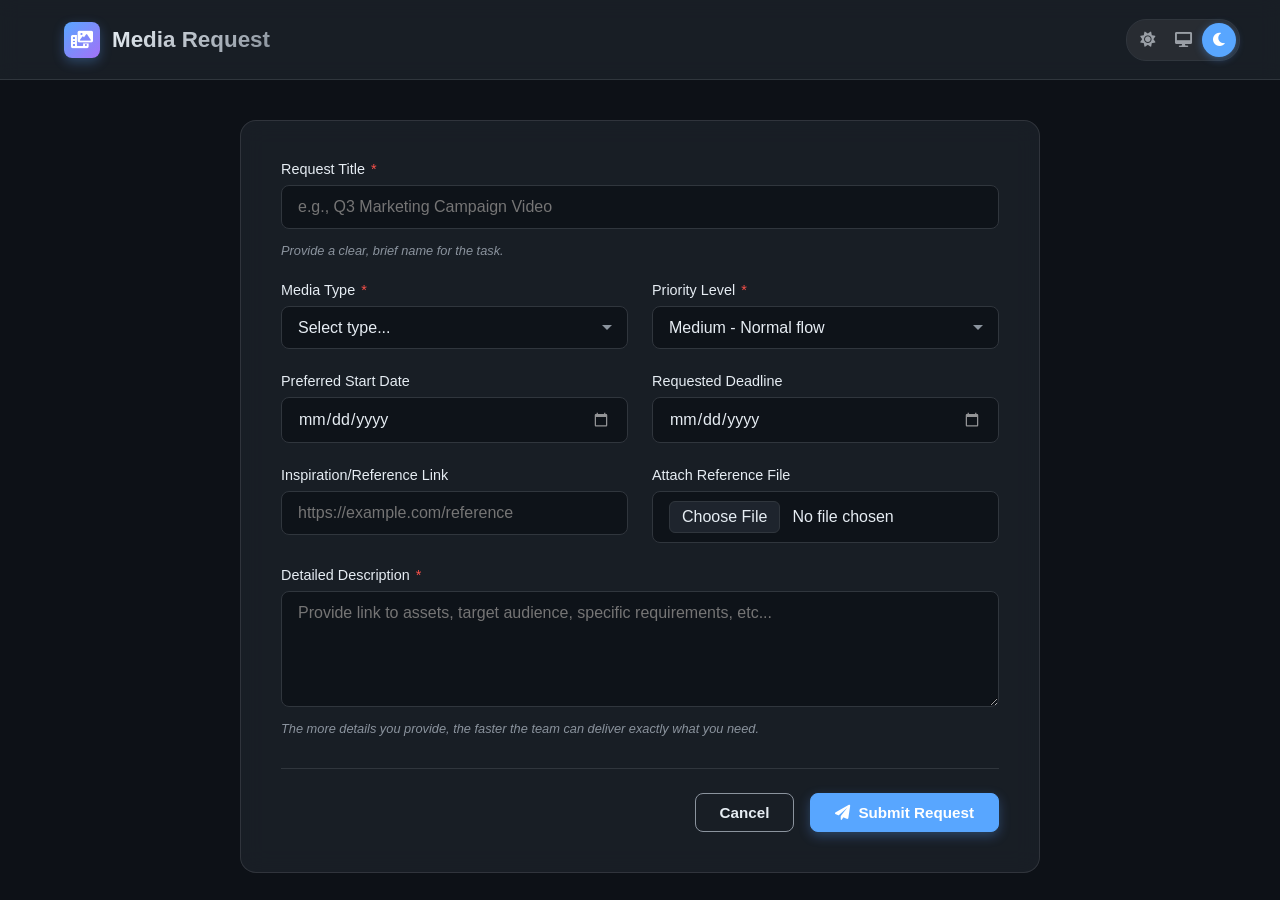
<file: index.html>
<!DOCTYPE html>
<html lang="en">
<head>
    <meta charset="UTF-8">
    <meta name="viewport" content="width=device-width, initial-scale=1.0">
    <title>Multimedia Request Tracker</title>
    <link href="https://cdnjs.cloudflare.com/ajax/libs/font-awesome/6.0.0/css/all.min.css" rel="stylesheet">
    <link rel="stylesheet" href="styles.css">
<body>
    <div class="app-container" id="app-content">
        <!-- Main Content Area -->
        <main class="main-content form-only">
            <!-- Header -->
            <header class="top-header">
                <div class="logo" style="margin-bottom: 0;">
                    <div class="logo-icon"><i class="fa-solid fa-photo-film"></i></div>
                    <h2 style="font-size: 1.4rem; font-weight: 700; background: linear-gradient(135deg, var(--text-primary), var(--text-secondary)); background-clip: text; -webkit-background-clip: text; -webkit-text-fill-color: transparent;">Media Request</h2>
                </div>
                
                <div class="header-controls">
                    <div class="theme-switcher">
                        <button class="theme-btn" data-theme="light" title="Light Mode"><i class="fa-solid fa-sun"></i></button>
                        <button class="theme-btn" data-theme="system" title="System Mode"><i class="fa-solid fa-desktop"></i></button>
                        <button class="theme-btn" data-theme="dark" title="Dark Mode"><i class="fa-solid fa-moon"></i></button>
                    </div>
                </div>
            </header>

            <!-- New Request View -->
            <section id="new-request-view" class="view-section active">
                <div class="form-container">
                    <form id="request-form">
                        <div class="form-group">
                            <label for="req-title">Request Title <span class="required">*</span></label>
                            <input type="text" id="req-title" placeholder="e.g., Q3 Marketing Campaign Video">
                            <div class="helper-text">Provide a clear, brief name for the task.</div>
                        </div>

                        <div class="form-row">
                            <div class="form-group">
                                <label for="req-type">Media Type <span class="required">*</span></label>
                                <select id="req-type">
                                    <option value="" disabled selected>Select type...</option>
                                    <option value="Video">Video Production</option>
                                    <option value="Graphic">Graphic Design</option>
                                    <option value="Photo">Photography</option>
                                    <option value="Animation">Animation/Motion</option>
                                    <option value="Other">Other</option>
                                </select>
                            </div>
                            
                            <div class="form-group">
                                <label for="req-priority">Priority Level <span class="required">*</span></label>
                                <select id="req-priority">
                                    <option value="Low">Low - Whenever possible</option>
                                    <option value="Medium" selected>Medium - Normal flow</option>
                                    <option value="High">High - Urgent needed soon</option>
                                </select>
                            </div>
                        </div>

                        <div class="form-row">
                            <div class="form-group">
                                <label for="req-start-date">Preferred Start Date</label>
                                <input type="date" id="req-start-date">
                            </div>
                            <div class="form-group">
                                <label for="req-deadline">Requested Deadline</label>
                                <input type="date" id="req-deadline">
                            </div>
                        </div>

                        <div class="form-row">
                            <div class="form-group">
                                <label for="req-link">Inspiration/Reference Link</label>
                                <input type="url" id="req-link" placeholder="https://example.com/reference">
                            </div>
                            
                            <div class="form-group">
                                <label for="req-file">Attach Reference File</label>
                                <input type="file" id="req-file" class="file-input">
                            </div>
                        </div>

                        <div id="dynamic-video" class="dynamic-section" style="display: none;">
                            <h3 class="section-title">Video Production Intake</h3>
                            
                            <details class="intake-accordion" open>
                                <summary>1. Project Overview & Goals</summary>
                                <div class="accordion-content">
                                    <div class="form-group">
                                        <label for="req-video-audience">Target Audience Profile</label>
                                        <input type="text" id="req-video-audience" placeholder="e.g., Millennials interested in real estate">
                                    </div>
                                    <div class="form-group">
                                        <label for="req-video-metric">Success Metric</label>
                                        <input type="text" id="req-video-metric" placeholder="What does success look like? (e.g., 10k views, form fills)">
                                    </div>
                                    <div class="form-group">
                                        <label for="req-video-message">Key Message / Call to Action</label>
                                        <input type="text" id="req-video-message" placeholder="e.g., 'Visit our website today' or 'Sign up for the event'">
                                    </div>
                                </div>
                            </details>

                            <details class="intake-accordion">
                                <summary>2. Technical Specifications</summary>
                                <div class="accordion-content">
                                    <div class="form-group">
                                        <label>Target Platform(s)</label>
                                        <div class="checkbox-grid" id="req-video-platform">
                                            <label class="checkbox-label"><input type="checkbox" value="TikTok/Reels"> TikTok/Reels</label>
                                            <label class="checkbox-label"><input type="checkbox" value="YouTube"> YouTube</label>
                                            <label class="checkbox-label"><input type="checkbox" value="Internal TV"> Internal TV/Screens</label>
                                            <label class="checkbox-label"><input type="checkbox" value="Facebook"> Facebook</label>
                                            <label class="checkbox-label"><input type="checkbox" value="LinkedIn"> LinkedIn</label>
                                        </div>
                                    </div>
                                    <div class="form-row">
                                        <div class="form-group">
                                            <label for="req-video-duration">Estimated Duration</label>
                                            <select id="req-video-duration">
                                                <option value="" disabled selected>Select duration...</option>
                                                <option value="< 30 seconds">< 30 seconds</option>
                                                <option value="30 - 60 seconds">30 - 60 seconds</option>
                                                <option value="1 - 3 minutes">1 - 3 minutes</option>
                                                <option value="3+ minutes">3+ minutes</option>
                                            </select>
                                        </div>
                                        <div class="form-group">
                                            <label for="req-video-format">Delivery Format</label>
                                            <select id="req-video-format">
                                                <option value="" disabled selected>Select ratio...</option>
                                                <option value="16:9 (Landscape HD/4K)">16:9 (Landscape HD/4K)</option>
                                                <option value="9:16 (Vertical Mobile)">9:16 (Vertical Mobile)</option>
                                                <option value="1:1 (Square Social)">1:1 (Square Social)</option>
                                                <option value="4:5 (Vertical Feed)">4:5 (Vertical Feed)</option>
                                            </select>
                                        </div>
                                    </div>
                                    <div class="form-group">
                                        <label for="req-video-subs">Subtitles Required?</label>
                                        <select id="req-video-subs">
                                            <option value="No">No Subtitles Needed</option>
                                            <option value="Yes - English">Yes - English</option>
                                            <option value="Yes - Local Language">Yes - Local Language</option>
                                            <option value="Yes - Bilingual">Yes - Bilingual (Both)</option>
                                        </select>
                                    </div>
                                </div>
                            </details>

                            <details class="intake-accordion">
                                <summary>3. Creative & Production</summary>
                                <div class="accordion-content">
                                    <div class="form-row">
                                        <div class="form-group">
                                            <label for="req-video-style">Video Style / Tone</label>
                                            <select id="req-video-style">
                                                <option value="" disabled selected>Select style...</option>
                                                <option value="Corporate/Professional">Corporate/Professional</option>
                                                <option value="Engaging/Trendy">Engaging/Trendy</option>
                                                <option value="Documentary/Interview">Documentary/Interview</option>
                                                <option value="Event Recap">Event Recap</option>
                                            </select>
                                        </div>
                                        <div class="form-group">
                                            <label for="req-video-location-type">Shoot Location Type</label>
                                            <select id="req-video-location-type">
                                                <option value="" disabled selected>Select location...</option>
                                                <option value="Studio">Studio</option>
                                                <option value="In-Office">In-Office</option>
                                                <option value="Outdoor/On-Location">Outdoor/On-Location</option>
                                                <option value="Stock Footage Only">Stock Footage Only</option>
                                            </select>
                                        </div>
                                    </div>
                                    <div class="form-group">
                                        <label for="req-video-talent">Talent / Interviewees Needed</label>
                                        <input type="text" id="req-video-talent" placeholder="e.g., CEO, Local Staff, External Actors (Leave blank if none)">
                                    </div>
                                    <div class="form-row">
                                        <div class="form-group">
                                            <label for="req-video-audio">Audio / Music Vibe</label>
                                            <select id="req-video-audio">
                                                <option value="" disabled selected>Select vibe...</option>
                                                <option value="Upbeat/Energetic">Upbeat/Energetic</option>
                                                <option value="Corporate/Inspiring">Corporate/Inspiring</option>
                                                <option value="Dramatic/Cinematic">Dramatic/Cinematic</option>
                                                <option value="Ambient/Lo-Fi">Ambient/Lo-Fi</option>
                                            </select>
                                        </div>
                                        <div class="form-group">
                                            <label for="req-video-script">Script / Storyboard Provided?</label>
                                            <select id="req-video-script">
                                                <option value="No - Need Team to write">No - Need Team to write</option>
                                                <option value="Yes - Final Draft attached">Yes - Final Draft attached</option>
                                                <option value="Rough idea only">Rough idea only</option>
                                            </select>
                                        </div>
                                    </div>
                                    <div class="form-group">
                                        <label for="req-video-refs">Reference Video Links</label>
                                        <input type="text" id="req-video-refs" placeholder="Paste YouTube/Vimeo links of styles you like">
                                    </div>
                                </div>
                            </details>
                        </div>
                        
                        <div id="dynamic-graphic" class="dynamic-section" style="display: none;">
                            <h3 class="section-title">Graphic Design Intake</h3>

                            <details class="intake-accordion" open>
                                <summary>1. Project Overview</summary>
                                <div class="accordion-content">
                                    <div class="form-group">
                                        <label for="req-graphic-audience">Target Audience Profile</label>
                                        <input type="text" id="req-graphic-audience" placeholder="Who will see this design?">
                                    </div>
                                    <div class="form-row">
                                        <div class="form-group">
                                            <label for="req-graphic-emotion">Primary Emotion / Vibe</label>
                                            <select id="req-graphic-emotion">
                                                <option value="" disabled selected>Select vibe...</option>
                                                <option value="Trustworthy/Corporate">Trustworthy/Corporate</option>
                                                <option value="Exciting/Urgent (Promo)">Exciting/Urgent (Promo)</option>
                                                <option value="Elegant/Premium">Elegant/Premium</option>
                                                <option value="Playful/Youthful">Playful/Youthful</option>
                                            </select>
                                        </div>
                                        <div class="form-group">
                                            <label for="req-graphic-destination">Primary Destination</label>
                                            <select id="req-graphic-destination">
                                                <option value="" disabled selected>Select output...</option>
                                                <option value="Digital/Screen (RGB)">Digital/Screen (RGB)</option>
                                                <option value="Physical Print (CMYK)">Physical Print (CMYK)</option>
                                                <option value="Both">Both Digital and Print</option>
                                            </select>
                                        </div>
                                    </div>
                                </div>
                            </details>

                            <details class="intake-accordion">
                                <summary>2. Technical Specs</summary>
                                <div class="accordion-content">
                                    <div class="form-row">
                                        <div class="form-group">
                                            <label for="req-graphic-purpose">Design Purpose</label>
                                            <select id="req-graphic-purpose">
                                                <option value="" disabled selected>Select purpose...</option>
                                                <option value="Social Media Post">Social Media Post</option>
                                                <option value="Print Brochure/Flyer">Print Brochure/Flyer</option>
                                                <option value="Large Format (Billboard/Backdrop)">Large Format (Billboard/Backdrop)</option>
                                                <option value="Web/Digital Banner">Web/Digital Banner</option>
                                                <option value="Presentation Deck">Presentation Deck</option>
                                                <option value="Merchandise/Swag">Merchandise/Swag</option>
                                            </select>
                                        </div>
                                        <div class="form-group">
                                            <label for="req-graphic-format">Final File Format Needed</label>
                                            <select id="req-graphic-format">
                                                <option value="JPG/PNG (Standard Web)">JPG/PNG (Standard Web)</option>
                                                <option value="PDF (Ready for Print)">PDF (Ready for Print)</option>
                                                <option value="Open Source (PSD/AI)">Open Source (PSD/AI)</option>
                                            </select>
                                        </div>
                                    </div>
                                    <div class="form-group">
                                        <label for="req-graphic-size">Specific Dimensions</label>
                                        <input type="text" id="req-graphic-size" placeholder="e.g., 1080x1080px or A4 or 2m x 3m">
                                    </div>
                                </div>
                            </details>

                            <details class="intake-accordion">
                                <summary>3. Creative Direction</summary>
                                <div class="accordion-content">
                                    <div class="form-row">
                                        <div class="form-group">
                                            <label for="req-graphic-brand">Brand Guidelines</label>
                                            <select id="req-graphic-brand">
                                                <option value="Strictly follow Brand Book">Strictly follow Brand Book</option>
                                                <option value="Flexible / Creative liberty allowed">Flexible / Creative liberty allowed</option>
                                                <option value="New concept completely">New concept completely</option>
                                            </select>
                                        </div>
                                        <div class="form-group">
                                            <label for="req-graphic-colors">Color Profile Preferences</label>
                                            <input type="text" id="req-graphic-colors" placeholder="e.g., Primary brand colors only, or festive colors">
                                        </div>
                                    </div>
                                    <div class="form-row">
                                        <div class="form-group">
                                            <label for="req-graphic-typography">Typography Preferences</label>
                                            <input type="text" id="req-graphic-typography" placeholder="e.g., Bold sans-serif, Elegant serif">
                                        </div>
                                        <div class="form-group">
                                            <label for="req-graphic-assets">Required Attached Assets</label>
                                            <input type="text" id="req-graphic-assets" placeholder="e.g., Use the provided vector logo and sponsor logos">
                                        </div>
                                    </div>
                                    <div class="form-group">
                                        <label for="req-graphic-copy">Exact Copy / Text Content</label>
                                        <textarea id="req-graphic-copy" rows="3" placeholder="Paste the EXACT words that MUST appear on the graphic here. Check for typos!"></textarea>
                                    </div>
                                    <div class="form-group">
                                        <label for="req-graphic-refs">Visual Style References</label>
                                        <input type="text" id="req-graphic-refs" placeholder="Links to Pinterest or other graphics you like">
                                    </div>
                                </div>
                            </details>
                        </div>

                        <div id="dynamic-photo" class="dynamic-section" style="display: none;">
                            <h3 class="section-title">Photography Intake</h3>

                            <details class="intake-accordion" open>
                                <summary>1. Shoot Details</summary>
                                <div class="accordion-content">
                                    <div class="form-row">
                                        <div class="form-group">
                                            <label for="req-photo-type">Shoot Type</label>
                                            <select id="req-photo-type">
                                                <option value="" disabled selected>Select shoot type...</option>
                                                <option value="Event Coverage">Event Coverage</option>
                                                <option value="Corporate Headshots">Corporate Headshots</option>
                                                <option value="Product/Food Shot">Product/Food Shot</option>
                                                <option value="Architecture/Property">Architecture/Property</option>
                                                <option value="Lifestyle/Brand">Lifestyle/Brand</option>
                                            </select>
                                        </div>
                                        <div class="form-group">
                                            <label for="req-photo-location">Exact Location(s)</label>
                                            <input type="text" id="req-photo-location" placeholder="Exact address, building, or room number">
                                        </div>
                                    </div>
                                    <div class="form-group">
                                        <label for="req-photo-datetime">Preferred Date & Time Schedule</label>
                                        <input type="text" id="req-photo-datetime" placeholder="e.g., Oct 12th: Setup 1PM, Shoot 2 PM - 5 PM">
                                    </div>
                                    <div class="form-group">
                                        <label for="req-photo-vips">Key Subjects / VIPs</label>
                                        <input type="text" id="req-photo-vips" placeholder="Names of people who MUST be photographed">
                                    </div>
                                </div>
                            </details>

                            <details class="intake-accordion">
                                <summary>2. Technical Specs</summary>
                                <div class="accordion-content">
                                    <div class="form-row">
                                        <div class="form-group">
                                            <label for="req-photo-usage">Intended Usage</label>
                                            <select id="req-photo-usage">
                                                <option value="Social Media Content">Social Media Content</option>
                                                <option value="High-Res Print/Billboard">High-Res Print/Billboard</option>
                                                <option value="Internal Archives">Internal Archives</option>
                                                <option value="Website Hero Images">Website Hero Images</option>
                                            </select>
                                        </div>
                                        <div class="form-group">
                                            <label for="req-photo-quantity">Estimated Final Edits Needed</label>
                                            <select id="req-photo-quantity">
                                                <option value="1-5 Hero Shots">1-5 Hero Shots</option>
                                                <option value="10-20 Selected Images">10-20 Selected Images</option>
                                                <option value="Full Event Gallery (50+)">Full Event Gallery (50+)</option>
                                            </select>
                                        </div>
                                    </div>
                                </div>
                            </details>

                            <details class="intake-accordion">
                                <summary>3. Creative Direction</summary>
                                <div class="accordion-content">
                                    <div class="form-row">
                                        <div class="form-group">
                                            <label for="req-photo-lighting">Preferred Lighting Style</label>
                                            <select id="req-photo-lighting">
                                                <option value="Natural Light (Outdoor/Window)">Natural Light (Outdoor/Window)</option>
                                                <option value="Studio Strobe (Clean/Sharp)">Studio Strobe (Clean/Sharp)</option>
                                                <option value="Cinematic/Moody">Cinematic/Moody</option>
                                                <option value="Bright and Airy">Bright and Airy</option>
                                            </select>
                                        </div>
                                        <div class="form-group">
                                            <label for="req-photo-wardrobe">Props / Wardrobe Responsibility</label>
                                            <select id="req-photo-wardrobe">
                                                <option value="Provided by Requester">Provided by Requester</option>
                                                <option value="Need Photo Team to Source">Need Photo Team to Source</option>
                                                <option value="Not Applicable">Not Applicable</option>
                                            </select>
                                        </div>
                                    </div>
                                    <div class="form-group">
                                        <label for="req-photo-shotlist">Critical Shot List</label>
                                        <textarea id="req-photo-shotlist" rows="3" placeholder="List specific moments or compositions (e.g., 1. CEO ribbon cutting. 2. Wide shot of empty stage. 3. Close up of product demo)"></textarea>
                                    </div>
                                    <div class="form-group">
                                        <label for="req-photo-moodboard">Mood Board / Reference Links</label>
                                        <input type="text" id="req-photo-moodboard" placeholder="Link to Pinterest board or competitor photos">
                                    </div>
                                </div>
                            </details>
                        </div>
                        
                        <div id="dynamic-animation" class="dynamic-section" style="display: none;">
                            <h3 class="section-title">Animation / Motion Intake</h3>

                            <details class="intake-accordion" open>
                                <summary>1. Project Overview & Narrative</summary>
                                <div class="accordion-content">
                                    <div class="form-group">
                                        <label for="req-anim-audience">Target Audience Profile</label>
                                        <input type="text" id="req-anim-audience" placeholder="Who will watch this?">
                                    </div>
                                    <div class="form-group">
                                        <label for="req-anim-message">Key Message / Takeaway</label>
                                        <input type="text" id="req-anim-message" placeholder="What should the viewer understand by the end?">
                                    </div>
                                </div>
                            </details>

                            <details class="intake-accordion">
                                <summary>2. Technical Specs</summary>
                                <div class="accordion-content">
                                    <div class="form-row">
                                        <div class="form-group">
                                            <label for="req-anim-platform">Target Platform</label>
                                            <select id="req-anim-platform">
                                                <option value="" disabled selected>Select layout...</option>
                                                <option value="16:9 Screen (YT/Presentation)">16:9 Screen (YT/Presentation)</option>
                                                <option value="9:16 Social (Reels/TikTok)">9:16 Social (Reels/TikTok)</option>
                                                <option value="Custom Size">Custom Size</option>
                                            </select>
                                        </div>
                                        <div class="form-group">
                                            <label for="req-anim-duration">Estimated Duration</label>
                                            <select id="req-anim-duration">
                                                <option value="< 15 seconds (Bumper/Intro)">< 15 seconds (Bumper/Intro)</option>
                                                <option value="15 - 30 seconds (Promo)">15 - 30 seconds (Promo)</option>
                                                <option value="1 - 2 minutes (Explainer)">1 - 2 minutes (Explainer)</option>
                                            </select>
                                        </div>
                                    </div>
                                    <div class="form-group">
                                        <label for="req-anim-format">Final File Format Needed</label>
                                        <select id="req-anim-format">
                                            <option value="MP4 (Standard)">MP4 (Standard)</option>
                                            <option value="MOV with Transparent Alpha">MOV with Transparent Alpha</option>
                                            <option value="GIF (Looping)">GIF (Looping)</option>
                                            <option value="Lottie (Web JSON)">Lottie (Web JSON)</option>
                                        </select>
                                    </div>
                                </div>
                            </details>

                            <details class="intake-accordion">
                                <summary>3. Creative Direction</summary>
                                <div class="accordion-content">
                                    <div class="form-row">
                                        <div class="form-group">
                                            <label for="req-anim-style">Animation Style</label>
                                            <select id="req-anim-style">
                                                <option value="" disabled selected>Select style...</option>
                                                <option value="2D Motion Graphics (Flat/Vector)">2D Motion Graphics (Flat/Vector)</option>
                                                <option value="Kinetic Typography (Text-focused)">Kinetic Typography (Text-focused)</option>
                                                <option value="3D Animation">3D Animation</option>
                                                <option value="Character Rigging/Acting">Character Rigging/Acting</option>
                                                <option value="UI/App Mockup Motion">UI/App Mockup Motion</option>
                                            </select>
                                        </div>
                                        <div class="form-group">
                                            <label for="req-anim-pacing">Pacing / Energy</label>
                                            <select id="req-anim-pacing">
                                                <option value="Fast and Dynamic">Fast and Dynamic</option>
                                                <option value="Slow and Explanatory">Slow and Explanatory</option>
                                                <option value="Smooth and Elegant">Smooth and Elegant</option>
                                            </select>
                                        </div>
                                    </div>
                                    <div class="form-row">
                                        <div class="form-group">
                                            <label for="req-anim-vo">Voiceover Required?</label>
                                            <select id="req-anim-vo">
                                                <option value="No Voiceover">No Voiceover</option>
                                                <option value="Yes - Voice Actor needed">Yes - Voice Actor needed</option>
                                                <option value="Yes - AI Voice acceptable">Yes - AI Voice acceptable</option>
                                            </select>
                                        </div>
                                        <div class="form-group">
                                            <label for="req-anim-music">Background Music Vibe</label>
                                            <select id="req-anim-music">
                                                <option value="Upbeat/Driving">Upbeat/Driving</option>
                                                <option value="Corporate/Tech">Corporate/Tech</option>
                                                <option value="Whimsical/Playful">Whimsical/Playful</option>
                                                <option value="Dramatic/Epic">Dramatic/Epic</option>
                                            </select>
                                        </div>
                                    </div>
                                    <div class="form-group">
                                        <label for="req-anim-assets">Assets Provided?</label>
                                        <input type="text" id="req-anim-assets" placeholder="e.g., Have vector logos, UI screenshots (Attach above)">
                                    </div>
                                </div>
                            </details>
                        </div>

                        <div class="form-group">
                            <label for="req-description">Detailed Description <span class="required">*</span></label>
                            <textarea id="req-description" rows="5" placeholder="Provide link to assets, target audience, specific requirements, etc..."></textarea>
                            <div class="helper-text">The more details you provide, the faster the team can deliver exactly what you need.</div>
                        </div>

                        <div class="form-actions">
                            <button type="button" class="btn btn-secondary" id="btn-cancel">Cancel</button>
                            <button type="submit" class="btn btn-primary"><i class="fa-solid fa-paper-plane"></i> Submit Request</button>
                        </div>
                    </form>
                </div>
            </section>

        </main>
    </div>

    <!-- Notification Toast -->
    <div id="toast" class="toast hidden">
        <i class="fa-solid fa-check-circle"></i>
        <span id="toast-message">Request saved successfully!</span>
    </div>

    <script src="app.js"></script>
</body>
</html>
</file>
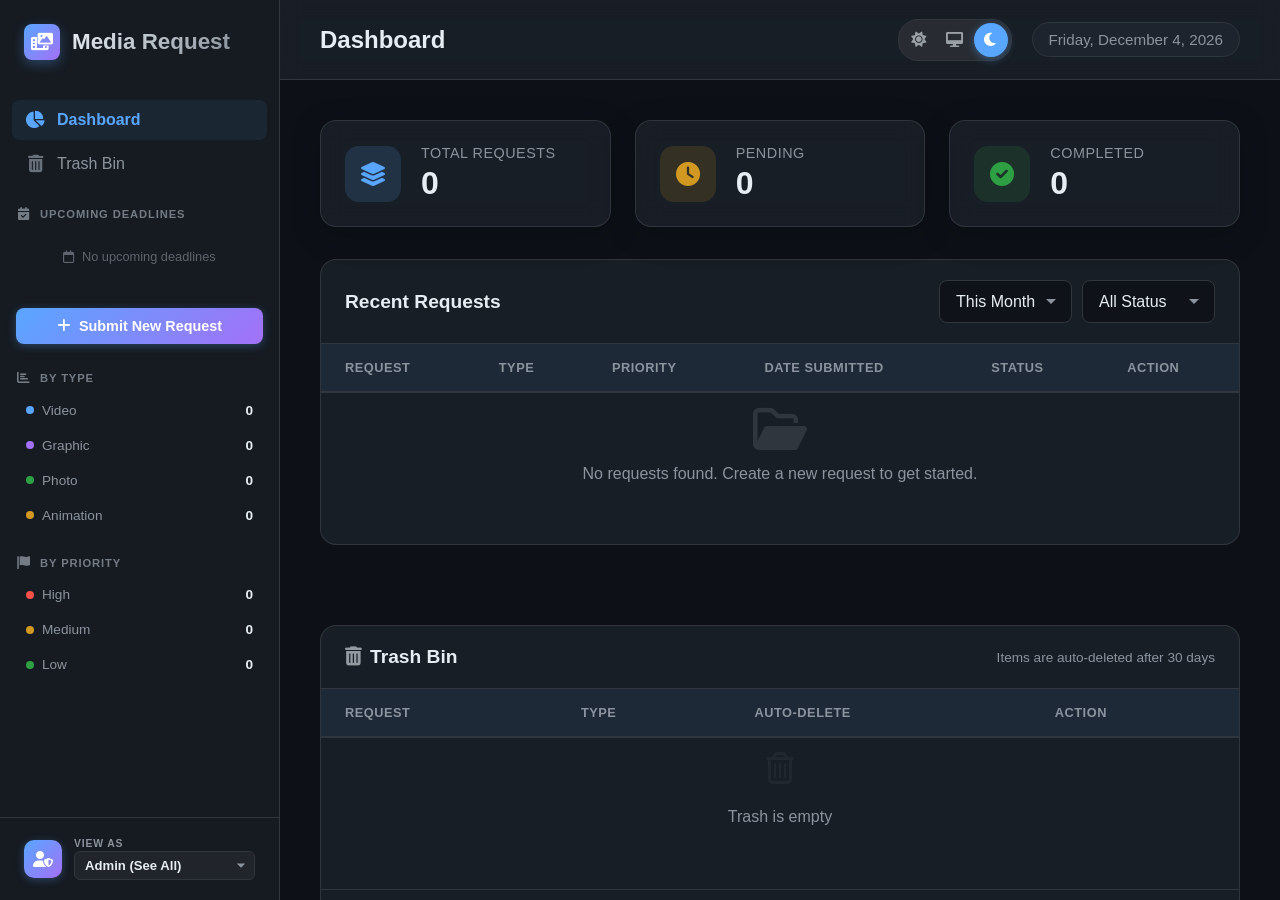
<file: team-dashboard.html>
<!DOCTYPE html>
<html lang="en">
<head>
    <meta charset="UTF-8">
    <meta name="viewport" content="width=device-width, initial-scale=1.0">
    <title>Multimedia Request Tracker</title>
    <link href="https://cdnjs.cloudflare.com/ajax/libs/font-awesome/6.0.0/css/all.min.css" rel="stylesheet">
    <link rel="stylesheet" href="styles.css">
</head>
<body>
    <div class="app-container" id="app-content">
        <!-- Sidebar Navigation -->
        <nav class="sidebar">
            <div class="logo">
                <div class="logo-icon"><i class="fa-solid fa-photo-film"></i></div>
                <h2>Media Request</h2>
            </div>
            
            <div class="sidebar-scroll-content">
                <ul class="nav-links">
                    <li class="nav-item active" data-view="dashboard">
                        <i class="fa-solid fa-chart-pie"></i> Dashboard
                    </li>
                    <li class="nav-item" data-view="trash">
                        <i class="fa-solid fa-trash-can"></i> Trash Bin
                        <span class="trash-badge" id="trash-count-badge" style="display:none;">0</span>
                    </li>
                </ul>

                <!-- Upcoming Deadlines -->
                <div class="sidebar-section">
                    <h4 class="sidebar-section-title"><i class="fa-solid fa-calendar-check"></i> Upcoming Deadlines</h4>
                    <div class="sidebar-deadlines" id="sidebar-deadlines">
                        <div class="sidebar-empty-hint"><i class="fa-regular fa-calendar"></i> No upcoming deadlines</div>
                    </div>
                </div>

                <!-- Quick Action -->
                <div class="sidebar-section">
                    <a href="index.html" class="sidebar-action-btn">
                        <i class="fa-solid fa-plus"></i> Submit New Request
                    </a>
                </div>

                <!-- Type Breakdown -->
                <div class="sidebar-section">
                    <h4 class="sidebar-section-title"><i class="fa-solid fa-chart-bar"></i> By Type</h4>
                    <div class="sidebar-stat-list" id="sidebar-type-breakdown">
                        <div class="sidebar-stat-row">
                            <span class="stat-dot" style="background:#58a6ff;"></span>
                            <span class="stat-label">Video</span>
                            <span class="stat-count" id="sidebar-video-count">0</span>
                        </div>
                        <div class="sidebar-stat-row">
                            <span class="stat-dot" style="background:#a371f7;"></span>
                            <span class="stat-label">Graphic</span>
                            <span class="stat-count" id="sidebar-graphic-count">0</span>
                        </div>
                        <div class="sidebar-stat-row">
                            <span class="stat-dot" style="background:#2ea043;"></span>
                            <span class="stat-label">Photo</span>
                            <span class="stat-count" id="sidebar-photo-count">0</span>
                        </div>
                        <div class="sidebar-stat-row">
                            <span class="stat-dot" style="background:#d29922;"></span>
                            <span class="stat-label">Animation</span>
                            <span class="stat-count" id="sidebar-anim-count">0</span>
                        </div>
                    </div>
                </div>

                <!-- Priority Breakdown -->
                <div class="sidebar-section">
                    <h4 class="sidebar-section-title"><i class="fa-solid fa-flag"></i> By Priority</h4>
                    <div class="sidebar-stat-list" id="sidebar-priority-breakdown">
                        <div class="sidebar-stat-row">
                            <span class="stat-dot" style="background:#f85149;"></span>
                            <span class="stat-label">High</span>
                            <span class="stat-count" id="sidebar-high-count">0</span>
                        </div>
                        <div class="sidebar-stat-row">
                            <span class="stat-dot" style="background:#d29922;"></span>
                            <span class="stat-label">Medium</span>
                            <span class="stat-count" id="sidebar-medium-count">0</span>
                        </div>
                        <div class="sidebar-stat-row">
                            <span class="stat-dot" style="background:#2ea043;"></span>
                            <span class="stat-label">Low</span>
                            <span class="stat-count" id="sidebar-low-count">0</span>
                        </div>
                    </div>
                </div>
            </div>

            <div class="user-profile">
                <div class="role-selector-wrapper">
                    <div class="role-avatar"><i class="fa-solid fa-user-shield"></i></div>
                    <div class="role-selector-inner">
                        <span class="role-label">View As</span>
                        <select id="role-selector" class="role-dropdown">
                            <option value="Admin">Admin (See All)</option>
                            <option value="Video">Video</option>
                            <option value="Graphic">Graphic</option>
                            <option value="Photo">Photo</option>
                            <option value="Animation">Animation</option>
                        </select>
                    </div>
                </div>
            </div>
        </nav>

        <!-- Main Content Area -->
        <main class="main-content">
            <!-- Header -->
            <header class="top-header">
                <h1 id="page-title">Dashboard</h1>
                
                <div class="header-controls">
                    <div class="theme-switcher">
                        <button class="theme-btn" data-theme="light" title="Light Mode"><i class="fa-solid fa-sun"></i></button>
                        <button class="theme-btn" data-theme="system" title="System Mode"><i class="fa-solid fa-desktop"></i></button>
                        <button class="theme-btn" data-theme="dark" title="Dark Mode"><i class="fa-solid fa-moon"></i></button>
                    </div>
                    <div class="date-display" id="current-date">--</div>
                </div>
            </header>

            <!-- Dashboard View -->
            <section id="dashboard-view" class="view-section active">
                <div class="metrics-grid">
                    <div class="metric-card">
                        <div class="metric-icon total"><i class="fa-solid fa-layer-group"></i></div>
                        <div class="metric-info">
                            <h3>Total Requests</h3>
                            <p id="metric-total">0</p>
                        </div>
                    </div>
                    <div class="metric-card">
                        <div class="metric-icon pending"><i class="fa-solid fa-clock"></i></div>
                        <div class="metric-info">
                            <h3>Pending</h3>
                            <p id="metric-pending">0</p>
                        </div>
                    </div>
                    <div class="metric-card">
                        <div class="metric-icon completed"><i class="fa-solid fa-check-circle"></i></div>
                        <div class="metric-info">
                            <h3>Completed</h3>
                            <p id="metric-completed">0</p>
                        </div>
                    </div>
                </div>

                <div class="recent-requests-section">
                    <div class="section-header">
                        <h2>Recent Requests</h2>
                        <div class="filter-controls">
                            <select id="time-filter">
                                <option value="all">All Time</option>
                                <option value="week">This Week</option>
                                <option value="month" selected>This Month</option>
                                <option value="year">This Year</option>
                            </select>
                            <select id="status-filter">
                                <option value="all">All Status</option>
                                <option value="pending">Pending</option>
                                <option value="completed">Completed</option>
                            </select>
                        </div>
                    </div>
                    
                    <div class="table-container">
                        <table class="requests-table">
                            <thead>
                                <tr>
                                    <th>Request</th>
                                    <th>Type</th>
                                    <th>Priority</th>
                                    <th>Date Submitted</th>
                                    <th>Status</th>
                                    <th>Action</th>
                                </tr>
                            </thead>
                            <tbody id="requests-list">
                                <!-- Requests will be populated here via JavaScript -->
                            </tbody>
                        </table>
                        
                        <div id="empty-state" class="empty-state hidden">
                            <i class="fa-regular fa-folder-open"></i>
                            <p>No requests found. Create a new request to get started.</p>
                        </div>
                    </div>
                    <div id="requests-pagination" class="pagination-container"></div>
                </div>
            </section>

            <!-- Trash View -->
            <section id="trash-view" class="view-section">
                <div class="recent-requests-section">
                    <div class="section-header">
                        <h2><i class="fa-solid fa-trash-can" style="margin-right:8px; opacity:0.6;"></i>Trash Bin</h2>
                        <span style="font-size:0.85rem; color:var(--text-secondary);">Items are auto-deleted after 30 days</span>
                    </div>
                    <div class="table-container">
                        <table class="requests-table">
                            <thead>
                                <tr>
                                    <th>Request</th>
                                    <th>Type</th>
                                    <th>Auto-Delete</th>
                                    <th>Action</th>
                                </tr>
                            </thead>
                            <tbody id="trash-list"></tbody>
                        </table>
                        <div id="trash-empty-state" class="empty-state">
                            <i class="fa-regular fa-trash-can" style="font-size:2rem; margin-bottom:12px; opacity:0.4;"></i>
                            <p>Trash is empty</p>
                        </div>
                    </div>
                    <div id="trash-pagination" class="pagination-container"></div>
                </div>
            </section>

        </main>
    </div>

    <!-- Request Details Modal -->
    <div id="details-modal" class="modal-overlay hidden">
        <div class="modal-content">
            <div class="modal-header">
                <h2 id="modal-title">Request Details</h2>
                <button id="modal-close" class="btn-icon" title="Close"><i class="fa-solid fa-xmark"></i></button>
            </div>
            <div class="modal-body" id="modal-body-content">
                <!-- Dynamic Content Goes Here -->
            </div>
        </div>
    </div>

    <!-- Notification Toast -->
    <div id="toast" class="toast hidden">
        <i class="fa-solid fa-check-circle"></i>
        <span id="toast-message">Request saved successfully!</span>
    </div>

    <!-- Confirm Delete Modal -->
    <div id="confirm-modal" class="modal-overlay hidden">
        <div class="confirm-dialog">
            <div class="confirm-icon"><i class="fa-solid fa-triangle-exclamation"></i></div>
            <h3>Move to Trash?</h3>
            <p>Are you sure you want to delete <strong id="confirm-item-name"></strong>?<br>You can restore it from the Trash Bin within 30 days.</p>
            <div class="confirm-actions">
                <button id="confirm-cancel" class="btn-confirm-cancel">Cancel</button>
                <button id="confirm-delete" class="btn-confirm-delete"><i class="fa-solid fa-trash"></i> Move to Trash</button>
            </div>
        </div>
    </div>

    <script src="app.js"></script>
</body>
</html>
</file>
<file: styles.css>
/* Base Styles & Variables */
:root {
    /* Default Dark Theme Variables */
    --bg-color: #0d1117;
    --sidebar-bg: #161b22;
    --card-bg: #1e242d;
    --card-border: #30363d;
    --text-primary: #e6edf3;
    --text-secondary: #8b949e;
    --accent-color: #58a6ff;
    --accent-hover: #3182ce;
    --danger: #f85149;
    --success: #2ea043;
    --warning: #d29922;
    --glass-bg: rgba(30, 36, 45, 0.7);
    --glass-border: rgba(255, 255, 255, 0.1);
    
    --input-bg: rgba(13, 17, 23, 0.8);
    --input-border: var(--card-border);
    --input-focus: rgba(88, 166, 255, 0.2);

    --font-main: 'Inter', -apple-system, BlinkMacSystemFont, sans-serif;
}

body.light-mode {
    --bg-color: #f6f8fa;
    --sidebar-bg: #ffffff;
    --card-bg: #ffffff;
    --card-border: #d0d7de;
    --text-primary: #1f2328;
    --text-secondary: #656d76;
    --accent-color: #0969da;
    --accent-hover: #0550ae;
    --danger: #cf222e;
    --success: #1a7f37;
    --warning: #9a6700;
    --glass-bg: rgba(255, 255, 255, 0.8);
    --glass-border: rgba(0, 0, 0, 0.1);

    --input-bg: #ffffff;
    --input-border: #d0d7de;
    --input-focus: rgba(9, 105, 218, 0.2);
}

* {
    margin: 0;
    padding: 0;
    box-sizing: border-box;
}

body {
    font-family: var(--font-main);
    background-color: var(--bg-color);
    color: var(--text-primary);
    -webkit-font-smoothing: antialiased;
    overflow: hidden; /* Prevent body scroll, handle inside main */
}

/* Login Overlay */
.login-overlay {
    position: fixed;
    top: 0; left: 0; right: 0; bottom: 0;
    background: var(--bg-color);
    display: flex;
    align-items: center;
    justify-content: center;
    z-index: 9999;
}

.login-box {
    background: var(--card-bg);
    border: 1px solid var(--card-border);
    padding: 48px;
    border-radius: 16px;
    text-align: center;
    max-width: 400px;
    width: 90%;
    box-shadow: 0 16px 40px rgba(0,0,0,0.3);
}

.login-box .logo-icon {
    margin: 0 auto 24px;
    width: 56px; height: 56px;
    font-size: 1.5rem;
}

.login-box h2 {
    margin-bottom: 8px;
    font-weight: 700;
}

.login-box p {
    color: var(--text-secondary);
    margin-bottom: 32px;
    font-size: 0.95rem;
}

.btn-google {
    width: 100%;
    justify-content: center;
    font-size: 1rem;
    padding: 12px;
}

/* Layout Container */
.app-container {
    display: flex;
    height: 100vh;
    width: 100vw;
    overflow: hidden;
}

/* Sidebar */
.sidebar {
    width: 280px;
    background-color: var(--sidebar-bg);
    border-right: 1px solid var(--card-border);
    display: flex;
    flex-direction: column;
    padding: 24px 0 0 0;
    flex-shrink: 0;
}

/* Custom Scrollbar Styling */
::-webkit-scrollbar {
    width: 6px;
    height: 6px;
}

::-webkit-scrollbar-track {
    background: transparent;
}

::-webkit-scrollbar-thumb {
    background: rgba(128, 128, 128, 0.2);
    border-radius: 10px;
}

::-webkit-scrollbar-thumb:hover {
    background: rgba(128, 128, 128, 0.4);
}

/* Sidebar Scrollable Region */
.sidebar-scroll-content {
    flex: 1;
    overflow-y: auto;
    overflow-x: hidden;
    padding-bottom: 24px;
    scrollbar-width: thin;
}

/* Main Content Area */
.main-content {
    flex: 1;
    overflow-y: auto;
    background-color: var(--bg-color);
    padding: 0; /* Resetting padding here, handle in view-section */
    height: 100vh;
    position: relative;
}

/* For Firefox Custom Scrollbar */
@supports not selector(::-webkit-scrollbar) {
    .sidebar-scroll-content, .main-content {
        scrollbar-width: thin;
        scrollbar-color: rgba(128, 128, 128, 0.2) transparent;
    }
}

.logo {
    display: flex;
    align-items: center;
    gap: 12px;
    padding: 0 24px;
    margin-bottom: 40px;
}

.logo-icon {
    background: linear-gradient(135deg, #58a6ff, #a371f7);
    color: white;
    width: 36px;
    height: 36px;
    border-radius: 8px;
    display: flex;
    align-items: center;
    justify-content: center;
    font-size: 1.1rem;
    box-shadow: 0 4px 12px rgba(88, 166, 255, 0.3);
}

.logo h2 {
    font-size: 1.4rem;
    font-weight: 700;
    background: linear-gradient(135deg, var(--text-primary), var(--text-secondary));
    background-clip: text;
    -webkit-background-clip: text;
    -webkit-text-fill-color: transparent;
}

.nav-links {
    list-style: none;
    display: flex;
    flex-direction: column;
    gap: 4px; /* Tighter gap for nav */
    padding: 0 12px;
    margin-bottom: 24px;
}

.nav-item {
    padding: 10px 12px;
    border-radius: 8px;
    cursor: pointer;
    display: flex;
    align-items: center;
    gap: 12px;
    color: var(--text-secondary);
    font-weight: 500;
    transition: all 0.2s ease;
    border: 1px solid transparent;
}

.nav-item i {
    width: 20px; /* Fixed width for icon alignment */
    display: flex;
    justify-content: center;
    font-size: 1.1rem;
    opacity: 0.7;
}

.nav-item:hover {
    background-color: rgba(139, 148, 158, 0.1);
    color: var(--text-primary);
}

.nav-item.active {
    background: rgba(88, 166, 255, 0.08); /* Using rgba instead of color variable for translucency */
    color: var(--accent-color);
    font-weight: 600;
}

.nav-item.active i {
    opacity: 1;
}

.user-profile {
    display: flex;
    align-items: center;
    gap: 12px;
    padding: 20px 24px;
    border-top: 1px solid var(--card-border);
    margin-top: auto;
    background: rgba(0, 0, 0, 0.02);
}

/* Sidebar Widgets */
.sidebar-section {
    padding: 0 16px;
    margin-bottom: 28px; /* Increased spacing between sections */
}

.sidebar-action-btn {
    display: flex;
    align-items: center;
    justify-content: center;
    gap: 8px;
    width: 100%;
    padding: 10px 16px;
    background: linear-gradient(135deg, #58a6ff, #a371f7);
    color: #ffffff;
    border: none;
    border-radius: 8px;
    font-size: 0.9rem;
    font-weight: 600;
    text-decoration: none;
    cursor: pointer;
    transition: all 0.2s ease;
    box-shadow: 0 2px 8px rgba(88, 166, 255, 0.3);
}

.sidebar-action-btn:hover {
    transform: translateY(-1px);
    box-shadow: 0 4px 12px rgba(88, 166, 255, 0.4);
}

.sidebar-section-title {
    font-size: 0.7rem; /* Slightly smaller for cleaner look */
    font-weight: 700;
    text-transform: uppercase;
    letter-spacing: 0.08em;
    color: var(--text-secondary);
    margin-bottom: 12px;
    display: flex;
    align-items: center;
    gap: 8px;
    opacity: 0.8;
}

.sidebar-section-title i {
    font-size: 0.8rem;
    width: 16px;
    display: flex;
    justify-content: center;
}

.sidebar-stat-list {
    display: flex;
    flex-direction: column;
    gap: 8px;
}

.sidebar-stat-row {
    display: flex;
    align-items: center;
    gap: 8px;
    padding: 6px 10px;
    border-radius: 6px;
    transition: background 0.2s ease;
}

.sidebar-stat-row:hover {
    background: rgba(128, 128, 128, 0.1);
}

.stat-dot {
    width: 8px;
    height: 8px;
    border-radius: 50%;
    flex-shrink: 0;
}

.stat-label {
    font-size: 0.85rem;
    color: var(--text-secondary);
    flex-grow: 1;
}

.stat-count {
    font-size: 0.85rem;
    font-weight: 700;
    color: var(--text-primary);
    min-width: 20px;
    text-align: right;
}

/* Sidebar Deadlines Widget */
.sidebar-deadlines {
    display: flex;
    flex-direction: column;
    gap: 6px;
}

.sidebar-deadline-item {
    display: flex;
    flex-direction: column; /* Stack for vertical rhythm */
    gap: 4px;
    padding: 10px 12px;
    border-radius: 8px;
    background: rgba(128, 128, 128, 0.05);
    border-left: 4px solid var(--card-border);
    transition: all 0.2s ease;
    cursor: default;
}

.sidebar-deadline-item:hover {
    background: rgba(128, 128, 128, 0.12);
}

.sidebar-deadline-item.urgent {
    border-left-color: #f85149;
}

.sidebar-deadline-item.soon {
    border-left-color: #d29922;
}

.sidebar-deadline-item.normal {
    border-left-color: #2ea043;
}

.deadline-info {
    display: flex;
    flex-direction: column;
    gap: 2px;
    min-width: 0;
}

.deadline-title {
    font-size: 0.8rem;
    font-weight: 600;
    color: var(--text-primary);
    white-space: nowrap;
    overflow: hidden;
    text-overflow: ellipsis;
}

.deadline-date {
    font-size: 0.7rem;
    color: var(--text-secondary);
}

.sidebar-empty-hint {
    font-size: 0.8rem;
    color: var(--text-secondary);
    text-align: center;
    padding: 16px 8px;
    opacity: 0.6;
}

.sidebar-empty-hint i {
    margin-right: 4px;
}

.avatar, .avatar-img {
    width: 40px;
    height: 40px;
    border-radius: 50%;
    background-color: var(--card-bg);
    border: 1px solid var(--card-border);
    display: flex;
    align-items: center;
    justify-content: center;
    color: var(--text-secondary);
    object-fit: cover;
}

/* Redesigned Role Selector */
.role-selector-wrapper {
    display: flex;
    align-items: center;
    gap: 12px;
    width: 100%;
}

.role-avatar {
    width: 38px;
    height: 38px;
    border-radius: 10px;
    background: linear-gradient(135deg, #58a6ff, #a371f7);
    display: flex;
    align-items: center;
    justify-content: center;
    color: #ffffff;
    font-size: 1rem;
    flex-shrink: 0;
    box-shadow: 0 2px 8px rgba(88, 166, 255, 0.3);
}

.role-selector-inner {
    display: flex;
    flex-direction: column;
    gap: 2px;
    flex-grow: 1;
    min-width: 0;
}

.role-label {
    font-size: 0.65rem;
    font-weight: 600;
    text-transform: uppercase;
    letter-spacing: 0.08em;
    color: var(--text-secondary);
}

.role-dropdown {
    appearance: none;
    -webkit-appearance: none;
    background: rgba(128, 128, 128, 0.1);
    border: 1px solid var(--card-border);
    color: var(--text-primary);
    padding: 6px 28px 6px 10px;
    border-radius: 6px;
    font-size: 0.82rem;
    font-weight: 600;
    cursor: pointer;
    transition: all 0.2s ease;
    background-image: url("data:image/svg+xml,%3Csvg xmlns='http://www.w3.org/2000/svg' width='10' height='10' viewBox='0 0 12 12'%3E%3Cpath fill='%238b949e' d='M6 8L1 3h10z'/%3E%3C/svg%3E");
    background-repeat: no-repeat;
    background-position: right 8px center;
    width: 100%;
}

.role-dropdown:hover {
    border-color: var(--accent-color);
    background-color: rgba(88, 166, 255, 0.08);
}

.role-dropdown:focus {
    outline: none;
    border-color: var(--accent-color);
    box-shadow: 0 0 0 2px var(--input-focus);
}

.user-info .name {
    font-weight: 600;
    font-size: 0.95rem;
    white-space: nowrap;
    overflow: hidden;
    text-overflow: ellipsis;
}

.btn-logout {
    background: none;
    border: none;
    color: var(--text-secondary);
    font-size: 0.8rem;
    text-align: left;
    padding: 0;
    cursor: pointer;
    margin-top: 2px;
}

.btn-logout:hover {
    color: var(--danger);
    text-decoration: underline;
}

/* Main content handled above */

.top-header {
    height: 80px;
    padding: 0 40px;
    display: flex;
    align-items: center;
    justify-content: space-between;
    border-bottom: 1px solid var(--card-border);
    background: var(--glass-bg);
    backdrop-filter: blur(10px);
    position: sticky;
    top: 0;
    z-index: 10;
}

.top-header h1 {
    font-size: 1.5rem;
    font-weight: 600;
}

.header-controls {
    display: flex;
    align-items: center;
    gap: 20px;
}

.theme-switcher {
    display: flex;
    background: rgba(128, 128, 128, 0.15);
    border: 1px solid var(--card-border);
    border-radius: 20px;
    padding: 3px;
    gap: 2px;
}

.theme-btn {
    background: transparent;
    border: none;
    color: var(--text-primary);
    opacity: 0.6;
    width: 34px;
    height: 34px;
    border-radius: 50%;
    cursor: pointer;
    display: flex;
    align-items: center;
    justify-content: center;
    font-size: 0.95rem;
    transition: all 0.2s ease;
}

.theme-btn:hover {
    opacity: 1;
    background: rgba(128, 128, 128, 0.2);
}

.theme-btn.active {
    background: var(--accent-color);
    color: #ffffff;
    opacity: 1;
    box-shadow: 0 2px 8px rgba(88, 166, 255, 0.4);
}

.date-display {
    color: var(--text-secondary);
    font-size: 0.95rem;
    background: var(--card-bg);
    padding: 8px 16px;
    border-radius: 20px;
    border: 1px solid var(--card-border);
}

/* View Sections */
.view-section {
    padding: 40px;
    display: flex;
    flex-direction: column;
    gap: 32px;
    opacity: 1;
    transform: translateY(0);
    transition: opacity 0.3s ease, transform 0.3s ease;
}

.view-section.hidden {
    display: none;
    opacity: 0;
    transform: translateY(10px);
}

/* Dashboard Grid */
.metrics-grid {
    display: grid;
    grid-template-columns: repeat(3, 1fr);
    gap: 24px;
}

.metric-card {
    background: var(--glass-bg);
    backdrop-filter: blur(12px);
    border: 1px solid var(--glass-border);
    border-radius: 16px;
    padding: 24px;
    display: flex;
    align-items: center;
    gap: 20px;
    box-shadow: 0 8px 32px rgba(0, 0, 0, 0.2);
    transition: transform 0.2s ease;
}

.metric-card:hover {
    transform: translateY(-5px);
}

.metric-icon {
    width: 56px;
    height: 56px;
    border-radius: 14px;
    display: flex;
    align-items: center;
    justify-content: center;
    font-size: 1.5rem;
}

.metric-icon.total { background: rgba(88, 166, 255, 0.15); color: #58a6ff; }
.metric-icon.pending { background: rgba(210, 153, 34, 0.15); color: #d29922; }
.metric-icon.completed { background: rgba(46, 160, 67, 0.15); color: #2ea043; }

.metric-info h3 {
    font-size: 0.9rem;
    color: var(--text-secondary);
    font-weight: 500;
    text-transform: uppercase;
    letter-spacing: 0.5px;
    margin-bottom: 4px;
}

.metric-info p {
    font-size: 2rem;
    font-weight: 700;
    color: var(--text-primary);
}

/* Requests Table Section */
.recent-requests-section {
    background: var(--glass-bg);
    border: 1px solid var(--glass-border);
    border-radius: 16px;
    display: flex;
    flex-direction: column;
    overflow: hidden;
}

.section-header {
    padding: 20px 24px;
    display: flex;
    justify-content: space-between;
    align-items: center;
    border-bottom: 1px solid var(--card-border);
    gap: 16px;
    flex-wrap: nowrap;
}

.filter-controls {
    display: flex;
    align-items: center;
    gap: 10px;
    flex-shrink: 0;
}

.section-header h2 {
    font-size: 1.2rem;
    font-weight: 600;
}

select {
    background-color: var(--bg-color);
    color: var(--text-primary);
    border: 1px solid var(--card-border);
    padding: 8px 12px;
    border-radius: 6px;
    outline: none;
    font-family: inherit;
    cursor: pointer;
}

.table-container {
    overflow-x: auto;
    min-height: 200px;
    position: relative;
}

.requests-table {
    width: 100%;
    border-collapse: collapse;
}

.requests-table th, .requests-table td {
    padding: 16px 24px;
    text-align: left;
    border-bottom: 1px solid var(--card-border);
}

.requests-table th {
    font-size: 0.8rem;
    text-transform: uppercase;
    letter-spacing: 0.04em;
    color: var(--text-secondary);
    font-weight: 600;
    background: rgba(88, 166, 255, 0.08);
    border-bottom: 2px solid var(--card-border);
}

body.light-mode .requests-table th {
    background: #edf2f7;
    color: #4a5568;
}

.requests-table tr {
    transition: background-color 0.2s ease;
}

.requests-table tbody tr:hover {
    background-color: rgba(255, 255, 255, 0.03);
}

/* Badges */
.badge {
    padding: 4px 10px;
    border-radius: 20px;
    font-size: 0.75rem;
    font-weight: 600;
    display: inline-block;
}

.badge-video { background: rgba(163, 113, 247, 0.2); color: #a371f7; }
.badge-graphic { background: rgba(88, 166, 255, 0.2); color: #58a6ff; }
.badge-photo { background: rgba(210, 153, 34, 0.2); color: #d29922; }

.priority-high { color: var(--danger); }
.priority-medium { color: var(--warning); }
.priority-low { color: var(--success); }

.status-pending { 
    background: rgba(210, 153, 34, 0.1); 
    color: #d29922; border: 1px solid rgba(210, 153, 34, 0.3);
}
.status-completed { 
    background: rgba(46, 160, 67, 0.1); 
    color: #2ea043; border: 1px solid rgba(46, 160, 67, 0.3);
}

/* Actions */
.btn-action {
    background: none;
    border: none;
    color: var(--text-secondary);
    cursor: pointer;
    font-size: 1.1rem;
    padding: 4px;
    transition: color 0.2s ease;
}

.btn-action:hover {
    color: var(--accent-color);
}
.btn-action.complete-action:hover {
    color: var(--success);
}
.btn-action.delete-action:hover {
    color: var(--danger);
}

.empty-state {
    position: absolute;
    top: 50%;
    left: 50%;
    transform: translate(-50%, -50%);
    display: flex;
    flex-direction: column;
    align-items: center;
    color: var(--text-secondary);
    gap: 12px;
}

.empty-state i {
    font-size: 3rem;
    color: var(--card-border);
}

.empty-state.hidden {
    display: none;
}


/* Form Section */
.form-container {
    max-width: 800px;
    margin: 0 auto;
    width: 100%;
    background: var(--glass-bg);
    backdrop-filter: blur(12px);
    border: 1px solid var(--glass-border);
    border-radius: 16px;
    padding: 40px;
}

.form-group {
    display: flex;
    flex-direction: column;
    gap: 8px;
    margin-bottom: 24px;
}

.form-row {
    display: grid;
    grid-template-columns: 1fr 1fr;
    gap: 24px;
}

.checkbox-grid {
    display: grid;
    grid-template-columns: 1fr 1fr;
    gap: 12px;
    background: var(--input-bg);
    border: 1px solid var(--input-border);
    padding: 16px;
    border-radius: 8px;
}

.checkbox-label {
    display: flex;
    align-items: center;
    gap: 8px;
    cursor: pointer;
    font-size: 0.95rem;
    font-weight: 400;
}

.checkbox-label input[type="checkbox"] {
    width: 18px;
    height: 18px;
    cursor: pointer;
    accent-color: var(--accent-color);
}

label {
    font-size: 0.9rem;
    font-weight: 500;
}

.helper-text {
    font-size: 0.8rem;
    color: var(--text-secondary);
    margin-top: 6px;
    font-style: italic;
}

.required {
    color: var(--danger);
    margin-left: 2px;
}

/* Validation Errors */
.input-error {
    border-color: var(--danger) !important;
    box-shadow: 0 0 0 3px rgba(207, 34, 46, 0.2) !important;
}

/* --- Dynamic Form Sections & Accordions (Phase 8) --- */
.dynamic-section {
    display: block;
    width: 100%;
    animation: fadeIn 0.3s ease;
    margin-top: 8px;
}

.section-title {
    color: var(--text-primary);
    font-size: 1.15rem;
    font-weight: 700;
    margin-bottom: 20px;
    padding-bottom: 12px;
    border-bottom: 2px solid var(--accent-color);
}

.intake-accordion {
    display: block;
    width: 100%;
    background: rgba(var(--card-bg-rgb), 0.4);
    border: 1px solid var(--border-light);
    border-radius: 12px;
    margin-bottom: 16px;
    overflow: hidden;
    transition: all var(--transition-speed) ease;
}

.intake-accordion:hover {
    border-color: rgba(99, 102, 241, 0.5);
    background: rgba(var(--card-bg-rgb), 0.6);
}

.intake-accordion summary {
    padding: 16px 20px;
    font-weight: 600;
    font-size: 1.05rem;
    color: var(--text-primary);
    cursor: pointer;
    user-select: none;
    display: flex;
    align-items: center;
    background: rgba(0,0,0,0.06);
    transition: background 0.2s ease;
}

.intake-accordion summary:hover {
    background: rgba(0,0,0,0.1);
}

/* Custom Chevron */
.intake-accordion summary::after {
    content: '\f078';
    font-family: 'Font Awesome 6 Free';
    font-weight: 900;
    margin-left: auto;
    font-size: 0.85rem;
    color: var(--text-tertiary);
    transition: transform var(--transition-speed) ease;
}

.intake-accordion[open] summary::after {
    transform: rotate(180deg);
    color: var(--primary-color);
}

.intake-accordion summary::-webkit-details-marker { display: none; }
.intake-accordion summary { list-style: none; }

.intake-accordion .accordion-content {
    padding: 24px 20px;
    border-top: 1px solid var(--border-light);
    animation: fadeIn 0.3s ease-out forwards;
}

/* Ensure form-groups inside accordions have consistent spacing */
.accordion-content .form-group {
    margin-bottom: 20px;
}
.accordion-content .form-group:last-child {
    margin-bottom: 0;
}
.accordion-content .form-row {
    margin-bottom: 0;
}

input[type="text"], input[type="date"], input[type="url"], input[type="file"], select, textarea {
    width: 100%;
    background-color: var(--input-bg);
    border: 1px solid var(--input-border);
    color: var(--text-primary);
    padding: 12px 16px;
    border-radius: 8px;
    font-family: inherit;
    font-size: 1rem;
    transition: border-color 0.2s ease, box-shadow 0.2s ease;
}

/* Fix calendar icon & select arrow contrast in dark mode */
input[type="date"]::-webkit-calendar-picker-indicator {
    filter: invert(0.8);
    cursor: pointer;
    opacity: 0.7;
    transition: opacity 0.2s ease;
}
input[type="date"]::-webkit-calendar-picker-indicator:hover {
    opacity: 1;
}
body.light-mode input[type="date"]::-webkit-calendar-picker-indicator {
    filter: none;
    opacity: 0.6;
}
body.light-mode input[type="date"]::-webkit-calendar-picker-indicator:hover {
    opacity: 1;
}

select {
    appearance: none;
    -webkit-appearance: none;
    background-image: url("data:image/svg+xml,%3Csvg xmlns='http://www.w3.org/2000/svg' width='12' height='12' viewBox='0 0 12 12'%3E%3Cpath fill='%238b949e' d='M6 8L1 3h10z'/%3E%3C/svg%3E");
    background-repeat: no-repeat;
    background-position: right 14px center;
    padding-right: 36px;
}

input:focus, select:focus, textarea:focus {
    outline: none;
    border-color: var(--accent-color);
    box-shadow: 0 0 0 3px var(--input-focus);
}

/* Custom styling for file input */
input[type="file"] {
    padding: 9px 16px;
}
input[type="file"]::file-selector-button {
    background: var(--card-bg);
    border: 1px solid var(--card-border);
    color: var(--text-primary);
    padding: 6px 12px;
    border-radius: 6px;
    margin-right: 12px;
    cursor: pointer;
    transition: background 0.2s ease;
}
input[type="file"]::file-selector-button:hover {
    background: var(--bg-color);
}

/* Custom Scrollbar for textarea */
textarea::-webkit-scrollbar { width: 8px; }
textarea::-webkit-scrollbar-track { background: var(--bg-color); border-radius: 8px; }
textarea::-webkit-scrollbar-thumb { background: var(--card-border); border-radius: 8px; }


.form-actions {
    display: flex;
    justify-content: flex-end;
    gap: 16px;
    margin-top: 32px;
    padding-top: 24px;
    border-top: 1px solid var(--card-border);
}

.btn {
    padding: 10px 24px;
    border-radius: 8px;
    font-family: inherit;
    font-size: 0.95rem;
    font-weight: 600;
    cursor: pointer;
    transition: all 0.2s ease;
    display: flex;
    align-items: center;
    gap: 8px;
}

.btn-secondary {
    background: transparent;
    border: 1px solid var(--text-secondary);
    color: var(--text-primary);
}

.btn-secondary:hover {
    background: rgba(255, 255, 255, 0.05);
    border-color: var(--text-primary);
}

.btn-primary {
    background: var(--accent-color);
    border: 1px solid var(--accent-color);
    color: #fff;
    box-shadow: 0 4px 12px rgba(88, 166, 255, 0.3);
}

.btn-primary:hover {
    background: var(--accent-hover);
    border-color: var(--accent-hover);
    transform: translateY(-1px);
}

/* Toast Notification */
.toast {
    position: fixed;
    bottom: 30px;
    right: 30px;
    background: var(--card-bg);
    border: 1px solid var(--success);
    color: var(--text-primary);
    padding: 16px 24px;
    border-radius: 8px;
    display: flex;
    align-items: center;
    gap: 12px;
    box-shadow: 0 10px 30px rgba(0,0,0,0.5);
    z-index: 1000;
    transform: translateY(0);
    opacity: 1;
    transition: transform 0.3s cubic-bezier(0.175, 0.885, 0.32, 1.275), opacity 0.3s ease;
}

.toast i {
    color: var(--success);
    font-size: 1.2rem;
}

.toast.hidden {
    transform: translateY(100px);
    opacity: 0;
    pointer-events: none;
}

/* Modal Styles */
.modal-overlay {
    position: fixed;
    top: 0; left: 0; right: 0; bottom: 0;
    background: rgba(0, 0, 0, 0.5);
    backdrop-filter: blur(4px);
    display: flex;
    align-items: center;
    justify-content: center;
    z-index: 9999;
    opacity: 1;
    transition: opacity 0.2s ease;
}

.modal-overlay.hidden {
    opacity: 0;
    pointer-events: none;
}

.modal-content {
    background: var(--card-bg);
    border: 1px solid var(--card-border);
    border-radius: 12px;
    width: 600px;
    max-width: 90vw;
    max-height: 85vh;
    display: flex;
    flex-direction: column;
    box-shadow: 0 16px 40px rgba(0,0,0,0.3);
    transform: translateY(0);
    transition: transform 0.2s ease;
}

.modal-overlay.hidden .modal-content {
    transform: translateY(20px);
}

.modal-header {
    padding: 20px 24px;
    border-bottom: 1px solid var(--card-border);
    display: flex;
    justify-content: space-between;
    align-items: center;
}

.modal-header h2 {
    font-size: 1.25rem;
    font-weight: 600;
}

.btn-icon {
    background: none;
    border: none;
    color: var(--text-secondary);
    cursor: pointer;
    font-size: 1.2rem;
    padding: 4px;
    transition: color 0.2s ease;
}

.btn-icon:hover {
    color: var(--text-primary);
}

.modal-body {
    padding: 24px;
    overflow-y: auto;
    display: flex;
    flex-direction: column;
    gap: 20px;
}

.detail-group {
    display: flex;
    flex-direction: column;
    gap: 4px;
}

.detail-label {
    font-size: 0.85rem;
    color: var(--text-secondary);
    text-transform: uppercase;
    font-weight: 600;
    letter-spacing: 0.5px;
}

.detail-value {
    font-size: 1rem;
    color: var(--text-primary);
    background: var(--input-bg);
    padding: 12px;
    border-radius: 6px;
    border: 1px solid var(--input-border);
    word-wrap: break-word;
}
.detail-grid {
    display: grid;
    grid-template-columns: 1fr 1fr;
    gap: 16px;
}

.btn-sm {
    padding: 6px 12px;
    font-size: 0.8rem;
    border-radius: 6px;
    background: rgba(88, 166, 255, 0.1);
    color: var(--accent-color);
    border: 1px solid rgba(88, 166, 255, 0.2);
    cursor: pointer;
    transition: all 0.2s ease;
    margin-top: 8px;
}
.btn-sm:hover {
    background: rgba(88, 166, 255, 0.2);
}

/* Confirm Delete Modal */
.confirm-dialog {
    background: var(--card-bg);
    border: 1px solid var(--card-border);
    border-radius: 16px;
    padding: 32px;
    max-width: 420px;
    width: 90%;
    text-align: center;
    box-shadow: 0 20px 60px rgba(0, 0, 0, 0.4);
}

.confirm-icon {
    width: 56px;
    height: 56px;
    border-radius: 50%;
    background: rgba(248, 81, 73, 0.12);
    color: #f85149;
    display: flex;
    align-items: center;
    justify-content: center;
    font-size: 1.4rem;
    margin: 0 auto 16px;
}

.confirm-dialog h3 {
    font-size: 1.15rem;
    font-weight: 700;
    margin-bottom: 8px;
    color: var(--text-primary);
}

.confirm-dialog p {
    font-size: 0.9rem;
    color: var(--text-secondary);
    line-height: 1.5;
    margin-bottom: 24px;
}

.confirm-actions {
    display: flex;
    gap: 12px;
    justify-content: center;
}

.btn-confirm-cancel {
    padding: 10px 24px;
    border-radius: 8px;
    border: 1px solid var(--card-border);
    background: transparent;
    color: var(--text-primary);
    font-weight: 600;
    font-size: 0.9rem;
    cursor: pointer;
    transition: all 0.2s ease;
}

.btn-confirm-cancel:hover {
    background: rgba(128, 128, 128, 0.15);
}

.btn-confirm-delete {
    padding: 10px 24px;
    border-radius: 8px;
    border: none;
    background: #f85149;
    color: #ffffff;
    font-weight: 600;
    font-size: 0.9rem;
    cursor: pointer;
    transition: all 0.2s ease;
    display: flex;
    align-items: center;
    gap: 6px;
}

.btn-confirm-delete:hover {
    background: #da3633;
    box-shadow: 0 4px 12px rgba(248, 81, 73, 0.3);
}

/* Trash Nav Badge */
.trash-badge {
    background: #f85149;
    color: #fff;
    font-size: 0.7rem;
    font-weight: 700;
    min-width: 18px;
    height: 18px;
    border-radius: 9px;
    display: inline-flex;
    align-items: center;
    justify-content: center;
    padding: 0 5px;
    margin-left: auto;
}

/* Restore action button */
.restore-action {
    color: var(--success) !important;
}
.restore-action:hover {
    background: rgba(46, 160, 67, 0.15) !important;
}

/* Pagination */
.pagination-container {
    display: flex;
    justify-content: center;
    align-items: center;
    gap: 8px;
    padding: 16px 24px;
    border-top: 1px solid var(--card-border);
}

.pagination-btn {
    min-width: 32px;
    height: 32px;
    padding: 0 8px;
    border-radius: 6px;
    border: 1px solid var(--card-border);
    background: var(--card-bg);
    color: var(--text-primary);
    font-size: 0.85rem;
    font-weight: 500;
    display: flex;
    align-items: center;
    justify-content: center;
    cursor: pointer;
    transition: all 0.2s ease;
}

.pagination-btn:hover:not(:disabled) {
    border-color: var(--accent-color);
    background: rgba(88, 166, 255, 0.1);
}

.pagination-btn:disabled {
    opacity: 0.4;
    cursor: not-allowed;
}

.pagination-btn.active {
    background: var(--accent-color);
    border-color: var(--accent-color);
    color: white;
}

.pagination-info {
    font-size: 0.85rem;
    color: var(--text-secondary);
    margin: 0 8px;
}
</file>
